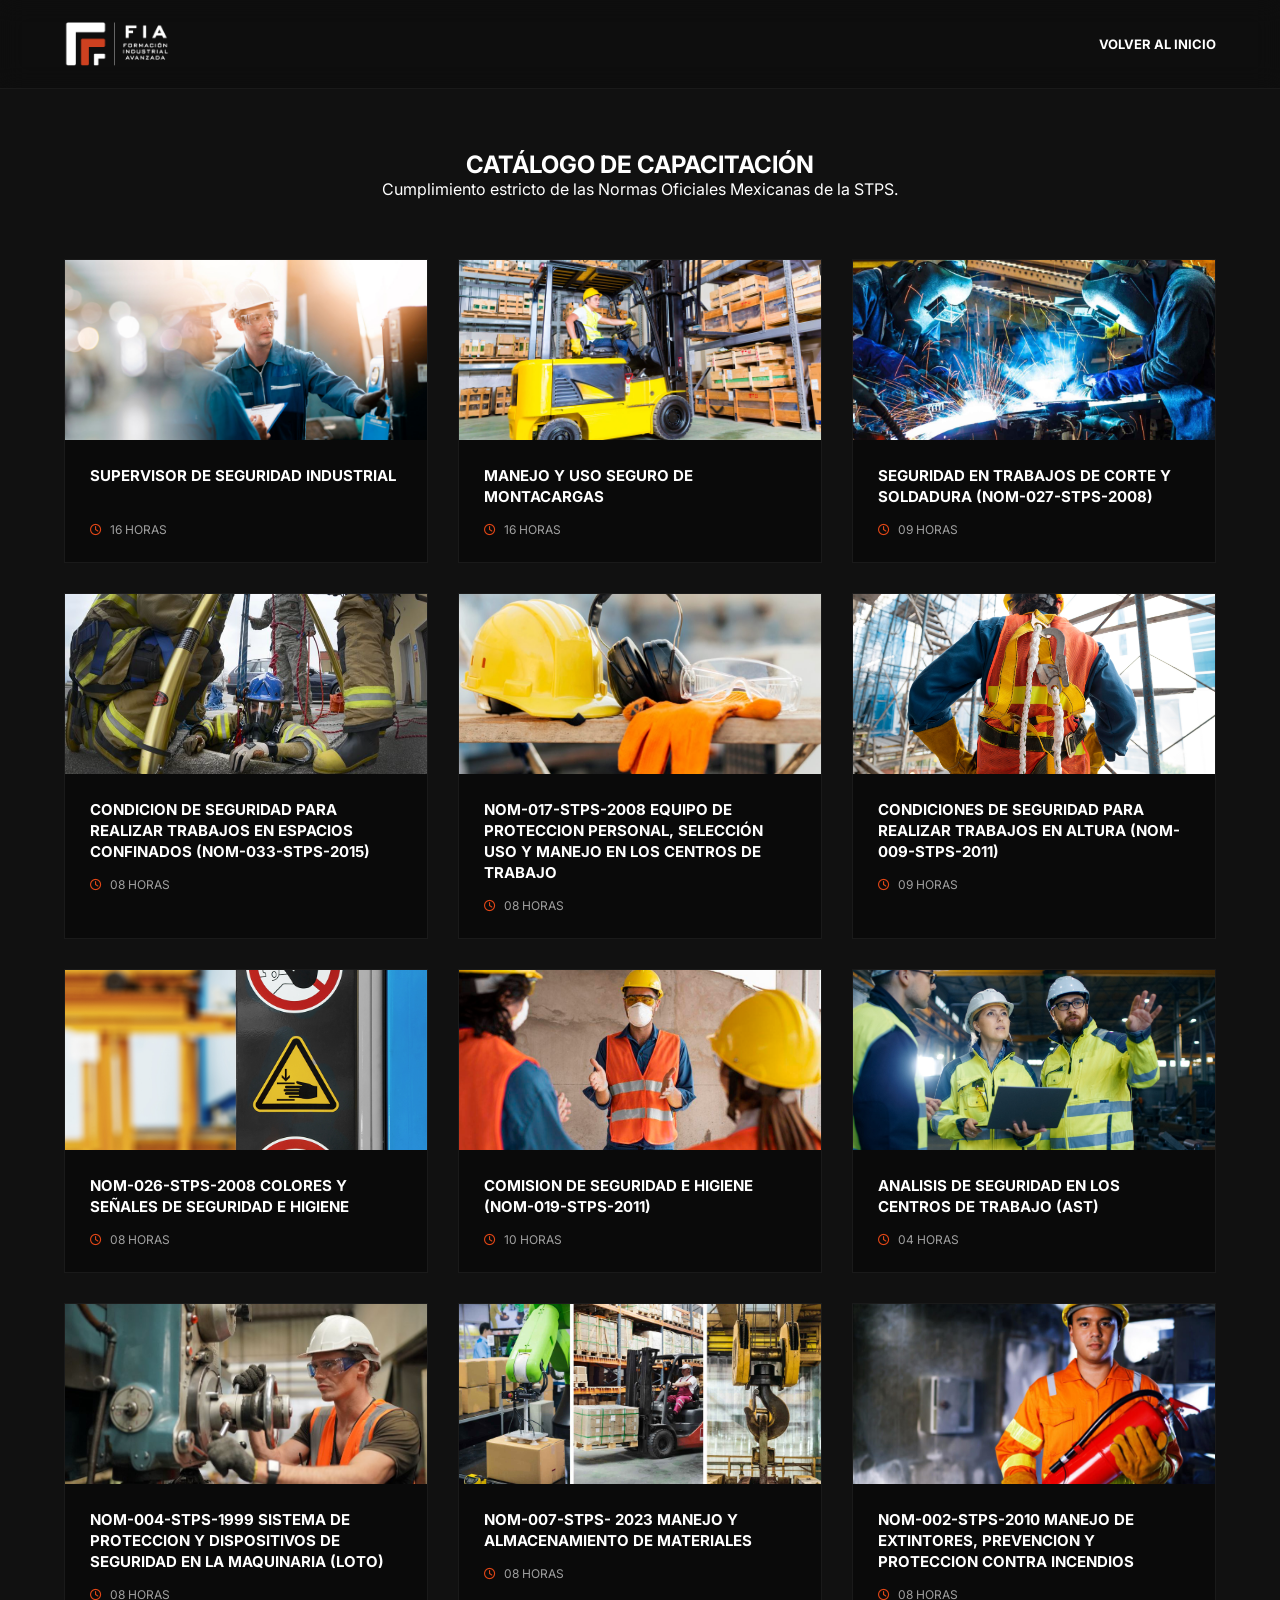
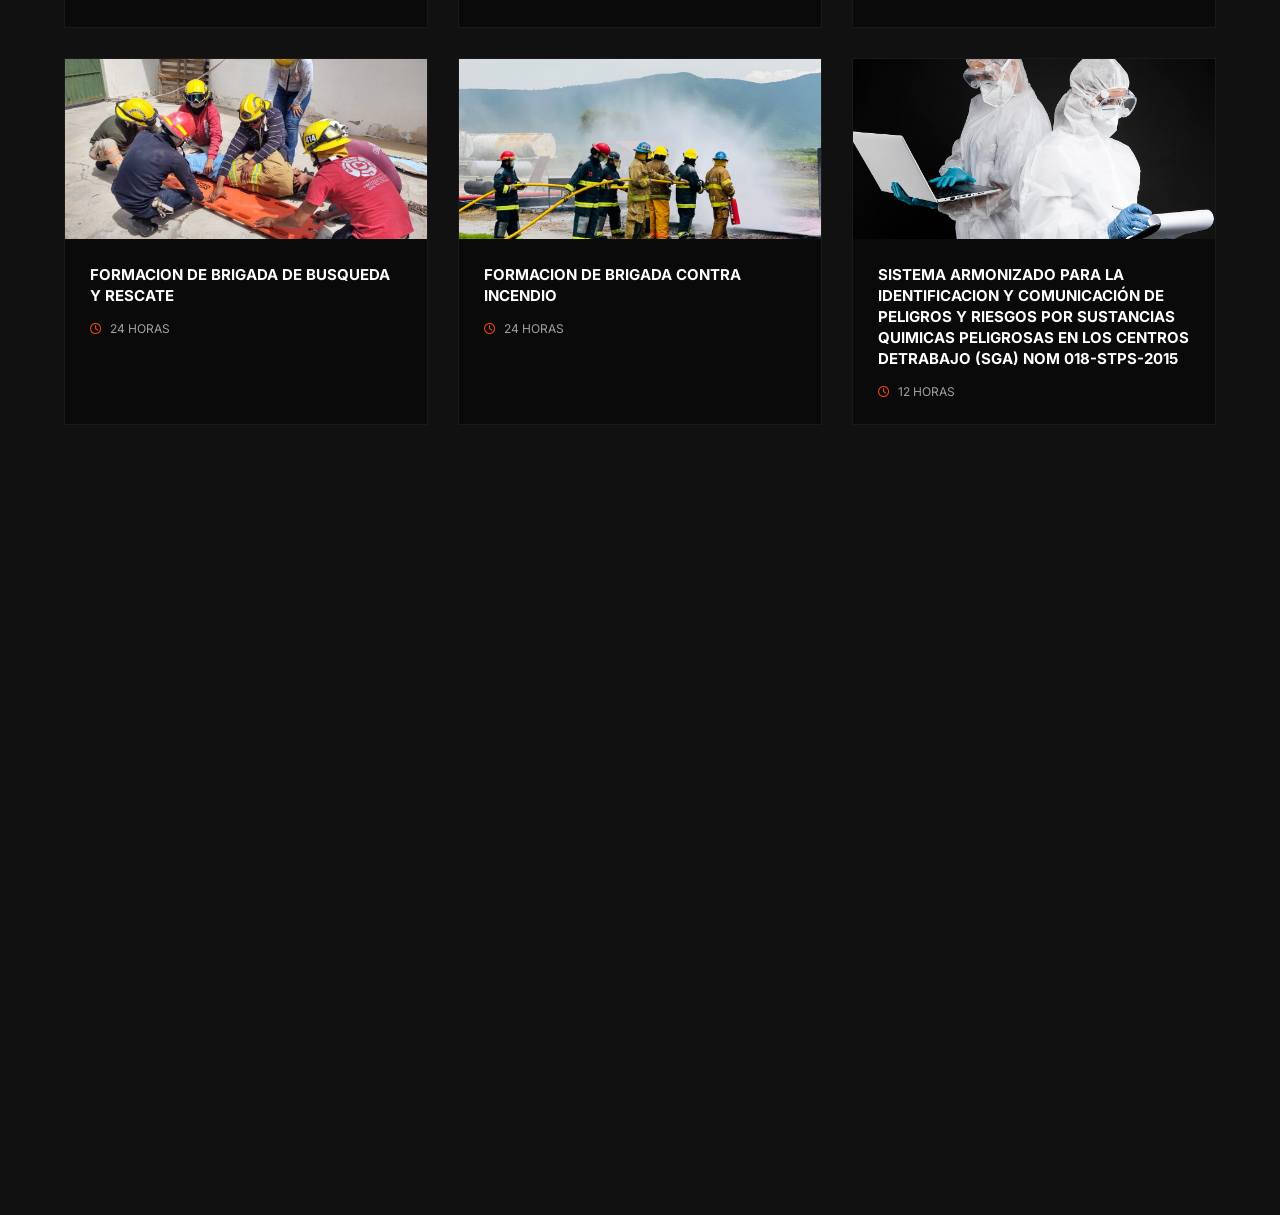
<file: cursos.html>
<!DOCTYPE html>
<html lang="es">
<head>
    <meta charset="UTF-8">
    <meta name="viewport" content="width=device-width, initial-scale=1.0">
    <title>Cursos - FIA</title>
    <link href="https://fonts.googleapis.com/css2?family=Inter:wght@400;700;900&display=swap" rel="stylesheet">
    <link rel="stylesheet" href="https://cdnjs.cloudflare.com/ajax/libs/font-awesome/6.4.0/css/all.min.css">
    <link rel="stylesheet" href="styles.css">
</head>
<body class="inner-page">
    <header id="main-header" class="scrolled">
        <div class="logo">
            <a href="index.html"><img src="Imagenes/Logo Fia Blanco.png" alt="Logo"></a>
        </div>
        <nav class="nav-pc">
            <a href="index.html">VOLVER AL INICIO</a>
        </nav>
    </header>
    <section class="full-catalog">
        <div class="catalog-header fade-in">
            <h1>CATÁLOGO DE CAPACITACIÓN</h1>
            <p>Cumplimiento estricto de las Normas Oficiales Mexicanas de la STPS.</p>
        </div>
        <div class="catalog-grid">
            <div class="cp-card slide-up"><img src="Imagenes/seguridad_industrial.jpg" alt="Curso"><div class="cp-body"><h3>SUPERVISOR DE SEGURIDAD INDUSTRIAL</h3><p><i class="far fa-clock"></i> 16 HORAS</p></div></div>
            <div class="cp-card slide-up"><img src="Imagenes/Manejo-Seguro-de-Montacargas.jpg" alt="Curso"><div class="cp-body"><h3>MANEJO Y USO SEGURO DE MONTACARGAS</h3><p><i class="far fa-clock"></i> 16 HORAS</p></div></div>
            <div class="cp-card slide-up"><img src="Imagenes/Corte_Soldadura.jpg" alt="Curso"><div class="cp-body"><h3>SEGURIDAD EN TRABAJOS DE CORTE Y SOLDADURA (NOM-027-STPS-2008)</h3><p><i class="far fa-clock"></i> 09 HORAS</p></div></div>
            <div class="cp-card slide-up"><img src="Imagenes/Espacios confinados.png" alt="Curso"><div class="cp-body"><h3>CONDICION DE SEGURIDAD PARA REALIZAR TRABAJOS EN ESPACIOS CONFINADOS (NOM-033-STPS-2015)</h3><p><i class="far fa-clock"></i> 08 HORAS</p></div></div>
            <div class="cp-card slide-up"><img src="Imagenes/Equipo_Personal.jpg" alt="Curso"><div class="cp-body"><h3>NOM-017-STPS-2008 EQUIPO DE PROTECCION PERSONAL, SELECCIÓN USO Y MANEJO EN LOS CENTROS DE TRABAJO</h3><p><i class="far fa-clock"></i> 08 HORAS</p></div></div>
            <div class="cp-card slide-up"><img src="Imagenes/Trabajos_Alturas.jpg" alt="Curso"><div class="cp-body"><h3>CONDICIONES DE SEGURIDAD PARA REALIZAR TRABAJOS EN ALTURA (NOM-009-STPS-2011)</h3><p><i class="far fa-clock"></i> 09 HORAS</p></div></div>
            <div class="cp-card slide-up"><img src="Imagenes/Señales.jpg" alt="Curso"><div class="cp-body"><h3>NOM-026-STPS-2008 COLORES Y SEÑALES DE SEGURIDAD E HIGIENE</h3><p><i class="far fa-clock"></i> 08 HORAS</p></div></div>
            <div class="cp-card slide-up"><img src="Imagenes/Seguridad_Higiene.jpg" alt="Curso"><div class="cp-body"><h3>COMISION DE SEGURIDAD E HIGIENE (NOM-019-STPS-2011)</h3><p><i class="far fa-clock"></i> 10 HORAS</p></div></div>
            <div class="cp-card slide-up"><img src="Imagenes/Analisis_Seguridad.jpg" alt="Curso"><div class="cp-body"><h3>ANALISIS DE SEGURIDAD EN LOS CENTROS DE TRABAJO (AST)</h3><p><i class="far fa-clock"></i> 04 HORAS</p></div></div>
            <div class="cp-card slide-up"><img src="Imagenes/Maquinas.jpg" alt="Curso"><div class="cp-body"><h3>NOM-004-STPS-1999 SISTEMA DE PROTECCION Y DISPOSITIVOS DE SEGURIDAD EN LA MAQUINARIA (LOTO)</h3><p><i class="far fa-clock"></i> 08 HORAS</p></div></div>
            <div class="cp-card slide-up"><img src="Imagenes/Manejo_Materiales.jpg" alt="Curso"><div class="cp-body"><h3>NOM-007-STPS- 2023 MANEJO Y ALMACENAMIENTO DE MATERIALES</h3><p><i class="far fa-clock"></i> 08 HORAS</p></div></div>
            <div class="cp-card slide-up"><img src="Imagenes/Extintores.jpg" alt="Curso"><div class="cp-body"><h3>NOM-002-STPS-2010 MANEJO DE EXTINTORES, PREVENCION Y PROTECCION CONTRA INCENDIOS</h3><p><i class="far fa-clock"></i> 08 HORAS</p></div></div>
            <div class="cp-card slide-up"><img src="Imagenes/Rescate.jpg" alt="Curso"><div class="cp-body"><h3>FORMACION DE BRIGADA DE BUSQUEDA Y RESCATE</h3><p><i class="far fa-clock"></i> 24 HORAS</p></div></div>
            <div class="cp-card slide-up"><img src="Imagenes/Incendios.jpeg" alt="Curso"><div class="cp-body"><h3>FORMACION DE BRIGADA CONTRA INCENDIO</h3><p><i class="far fa-clock"></i> 24 HORAS</p></div></div>
            <div class="cp-card slide-up"><img src="Imagenes/Quimicos.jpg" alt="Curso"><div class="cp-body"><h3>SISTEMA ARMONIZADO PARA LA IDENTIFICACION Y COMUNICACIÓN DE PELIGROS Y RIESGOS POR SUSTANCIAS QUIMICAS PELIGROSAS EN LOS CENTROS DETRABAJO (SGA) NOM 018-STPS-2015</h3><p><i class="far fa-clock"></i> 12 HORAS</p></div></div>
            <div class="cp-card slide-up"><img src="Imagenes/Mantenimiento-electrico.jpg" alt="Curso"><div class="cp-body"><h3>NOM-029-STPS-2011 MANTENIMIENTO DE INSTALACIONES ELECTRICAS EN LOS CENTROS DE TRABAJO</h3><p><i class="far fa-clock"></i> 08 HORAS</p></div></div>
            <div class="cp-card slide-up"><img src="Imagenes/Construcción.jpg" alt="Curso"><div class="cp-body"><h3>NOM-031-STPS-2011 CONSTRUCCION, CONDICIONES DE SEGURIDAD Y SALUD EN EL TRABAJO</h3><p><i class="far fa-clock"></i> 16 HORAS</p></div></div>
            <div class="cp-card slide-up"><img src="Imagenes/Psicologia.jpg" alt="Curso"><div class="cp-body"><h3>FACTORES DE RIESGO PSICOSOCIAL EN EL TRABAJO, IDENTIFICACION, ANALISIS Y PREVENCION (NOM-035STPS-2018)</h3><p><i class="far fa-clock"></i> 09 HORAS</p></div></div>
            <div class="cp-card slide-up"><img src="Imagenes/Riesgos_Laborales.jpg" alt="Curso"><div class="cp-body"><h3>IDENTIFICACION DE PELIGROS Y EVALUACION DE RIESGOS EN LOS CENTROS DE TRABAJO</h3><p><i class="far fa-clock"></i> 08 HORAS</p></div></div>
            <div class="cp-card slide-up"><img src="Imagenes/Manejo_Quimicos.jpg" alt="Curso"><div class="cp-body"><h3>NOM-005-STPS-1998 MANEJO, TRANSPORTE Y ALMACENAMIENTO DE SUSTANCIAS QUIMICAS PELIGROSAS</h3><p><i class="far fa-clock"></i> 08 HORAS</p></div></div>

        </div>
    </section>
    <script src="script.js"></script>
</body>
</html>
</file>
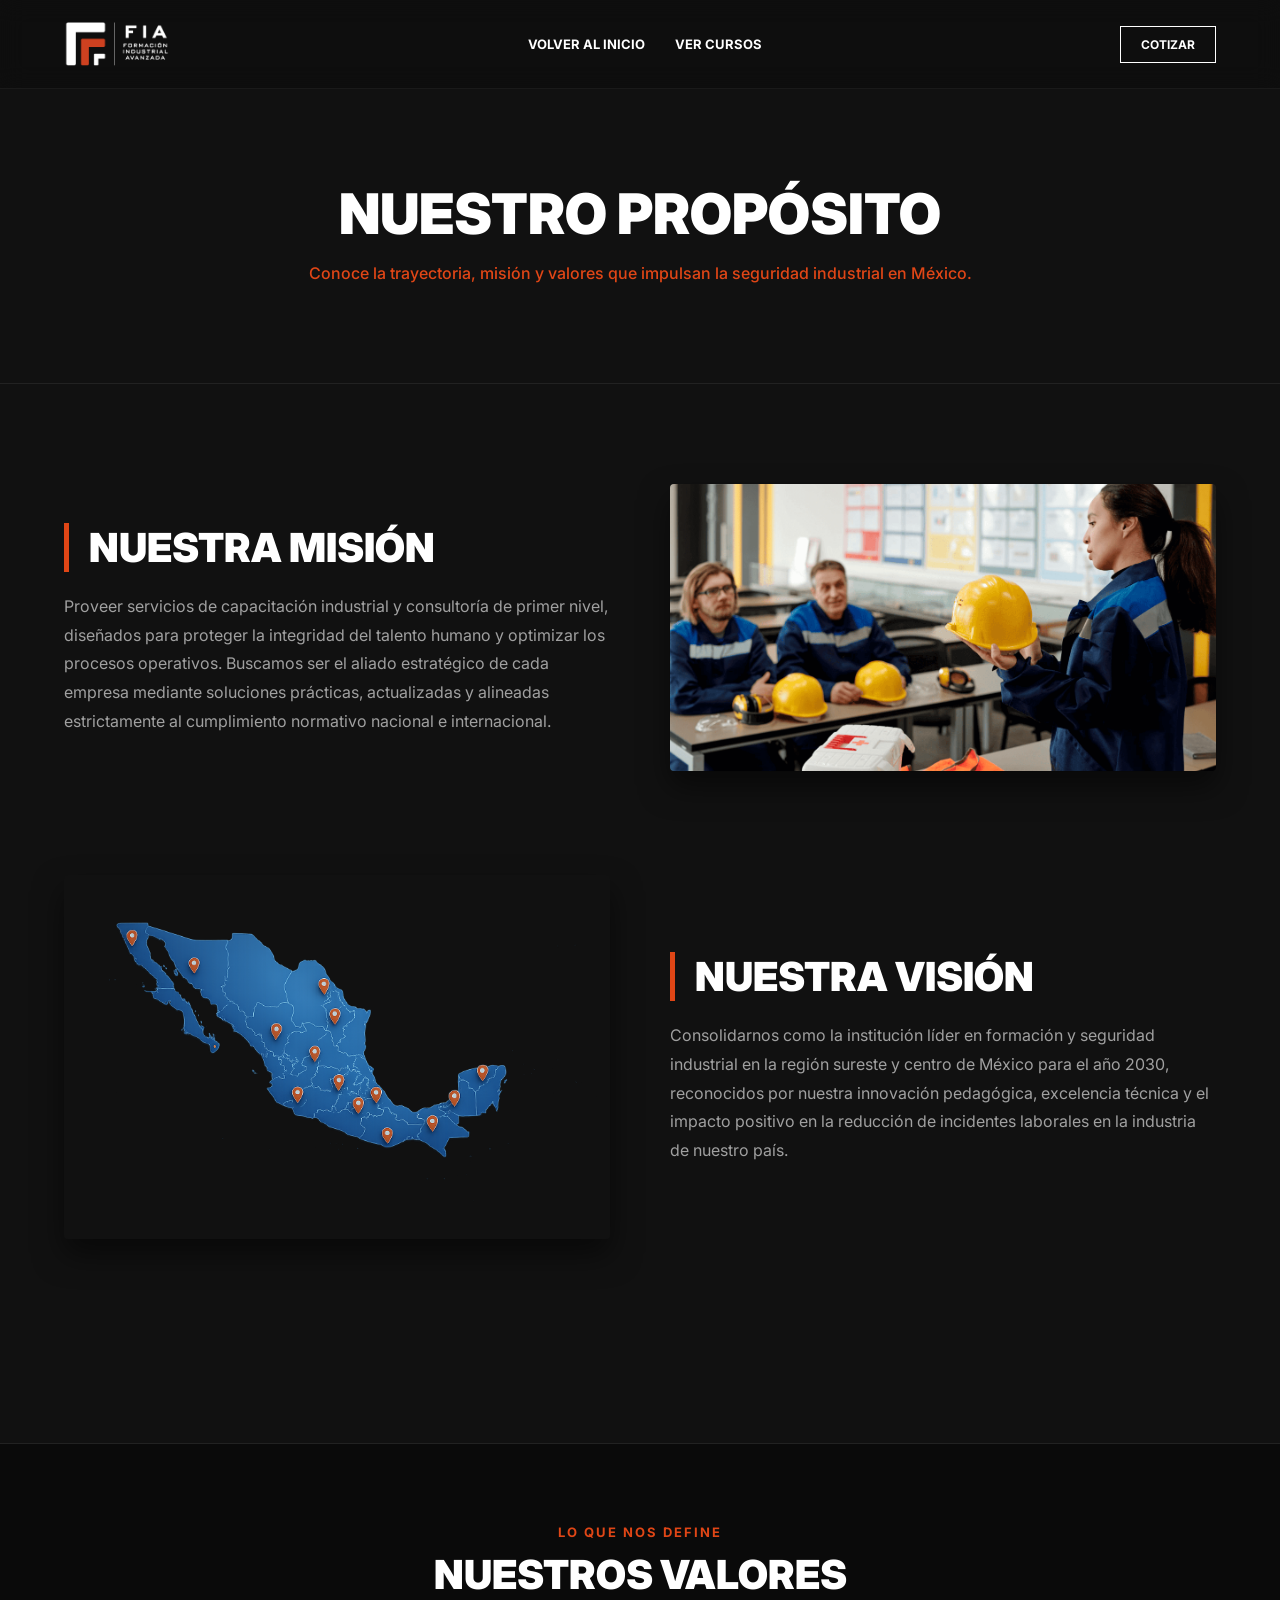
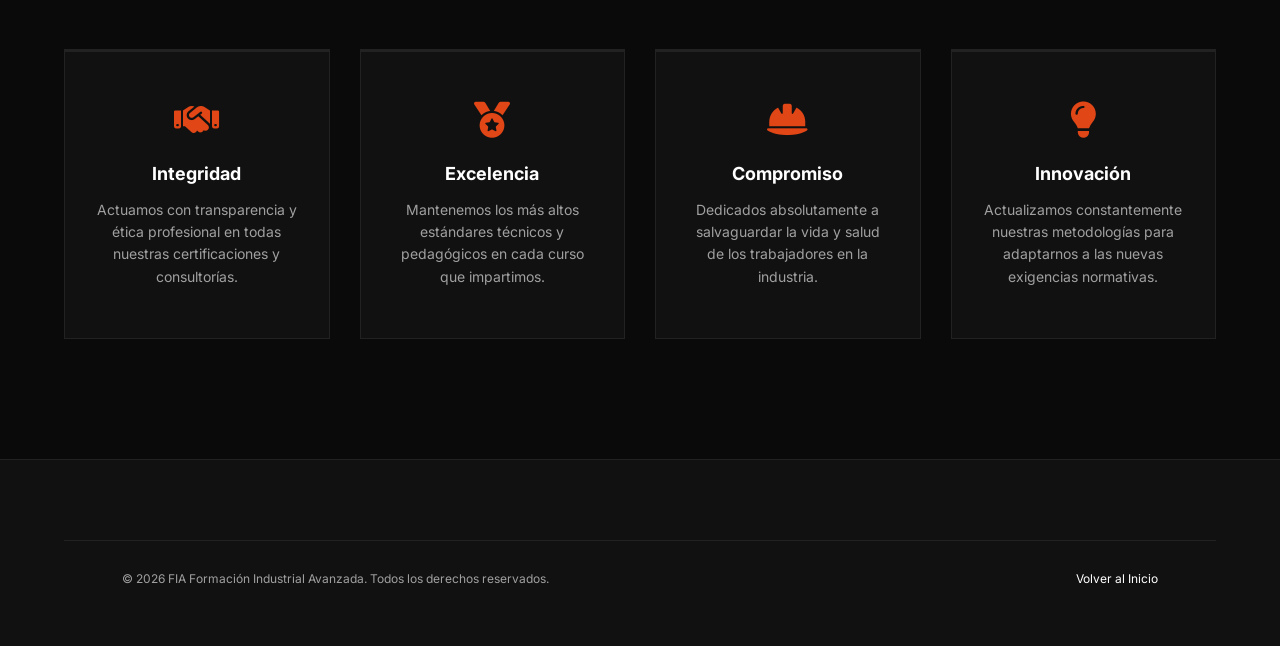
<file: nosotros-page.html>
<!DOCTYPE html>
<html lang="es">
<head>
    <meta charset="UTF-8">
    <meta name="viewport" content="width=device-width, initial-scale=1.0">
    <title>Nosotros - FIA Formación Industrial Avanzada</title>
    <link href="https://fonts.googleapis.com/css2?family=Inter:wght@300;400;500;700;900&display=swap" rel="stylesheet">
    <link rel="stylesheet" href="https://cdnjs.cloudflare.com/ajax/libs/font-awesome/6.4.0/css/all.min.css">
    <link rel="stylesheet" href="styles.css">
</head>
<body class="inner-page">

    <header id="main-header" class="scrolled">
        <div class="logo">
            <a href="index.html"><img src="Imagenes/Logo Fia Blanco.png" alt="Logo"></a>
        </div>
        <nav class="nav-pc">
            <a href="index.html">VOLVER AL INICIO</a>
            <a href="cursos.html">VER CURSOS</a>
        </nav>
        <div class="header-action">
            <a href="index.html#contacto" class="btn-outline-small">COTIZAR</a>
        </div>
    </header>

    <!-- INNER HERO -->
    <section class="inner-hero fade-in">
        <h1>NUESTRO PROPÓSITO</h1>
        <p>Conoce la trayectoria, misión y valores que impulsan la seguridad industrial en México.</p>
    </section>

    <!-- MISION Y VISION -->
    <section class="mv-section">
        <!-- Misión -->
        <div class="mv-row slide-up">
            <div class="mv-text">
                <h2>NUESTRA MISIÓN</h2>
                <p>Proveer servicios de capacitación industrial y consultoría de primer nivel, diseñados para proteger la integridad del talento humano y optimizar los procesos operativos. Buscamos ser el aliado estratégico de cada empresa mediante soluciones prácticas, actualizadas y alineadas estrictamente al cumplimiento normativo nacional e internacional.</p>
            </div>
            <div class="mv-img">
                <img src="Imagenes/Capacitacion.jpeg" alt="Misión FIA">
            </div>
        </div>

        <!-- Visión -->
        <div class="mv-row reverse slide-up">
            <div class="mv-text">
                <h2>NUESTRA VISIÓN</h2>
                <p>Consolidarnos como la institución líder en formación y seguridad industrial en la región sureste y centro de México para el año 2030, reconocidos por nuestra innovación pedagógica, excelencia técnica y el impacto positivo en la reducción de incidentes laborales en la industria de nuestro país.</p>
            </div>
            <div class="mv-img">
                <img src="Imagenes/Mexico.png" alt="Visión FIA">
            </div>
        </div>
    </section>

    <!-- VALORES CORPORATIVOS -->
    <section class="values-section">
        <div class="fade-in">
            <h4 style="color: var(--primary-orange); letter-spacing: 2px; font-size: 13px; margin-bottom: 10px;">LO QUE NOS DEFINE</h4>
            <h2 style="font-size: 2.5rem; font-weight: 900; margin-bottom: 20px;">NUESTROS VALORES</h2>
        </div>
        <div class="values-grid">
            <div class="v-box slide-up" style="transition-delay: 0.1s;">
                <i class="fas fa-handshake"></i>
                <h3>Integridad</h3>
                <p>Actuamos con transparencia y ética profesional en todas nuestras certificaciones y consultorías.</p>
            </div>
            <div class="v-box slide-up" style="transition-delay: 0.2s;">
                <i class="fas fa-medal"></i>
                <h3>Excelencia</h3>
                <p>Mantenemos los más altos estándares técnicos y pedagógicos en cada curso que impartimos.</p>
            </div>
            <div class="v-box slide-up" style="transition-delay: 0.3s;">
                <i class="fas fa-hard-hat"></i>
                <h3>Compromiso</h3>
                <p>Dedicados absolutamente a salvaguardar la vida y salud de los trabajadores en la industria.</p>
            </div>
            <div class="v-box slide-up" style="transition-delay: 0.4s;">
                <i class="fas fa-lightbulb"></i>
                <h3>Innovación</h3>
                <p>Actualizamos constantemente nuestras metodologías para adaptarnos a las nuevas exigencias normativas.</p>
            </div>
        </div>
    </section>
    

    <footer style="margin-top: 0; border-top: 1px solid #222;">
        <div class="f-bottom" style="padding: 30px 5%; display: flex; justify-content: space-between; flex-wrap: wrap;">
            <p>© 2026 FIA Formación Industrial Avanzada. Todos los derechos reservados.</p>
            <a href="index.html" style="color: white; text-decoration: none;">Volver al Inicio</a>
        </div>
    </footer>

    <script src="script.js"></script>
</body>
</html>
</file>
<file: styles.css>
:root {
    --primary-orange: #e04616;
    --bg-dark: #111111;
    --bg-darker: #0a0a0a;
    --text-white: #ffffff;
    --text-gray: #a0a0a0;
    --borders: #222222;
}

* { margin: 0; padding: 0; box-sizing: border-box; font-family: 'Inter', sans-serif; }
body { background-color: var(--bg-dark); color: var(--text-white); overflow-x: hidden; }

/* ANIMACIONES GLOBALES */
.fade-in { opacity: 0; transform: translateY(20px); transition: opacity 0.8s ease-out, transform 0.8s ease-out; }
.fade-in.visible { opacity: 1; transform: translateY(0); }
.slide-up { opacity: 0; transform: translateY(40px); transition: opacity 0.8s ease-out, transform 0.8s ease-out; }
.slide-up.visible { opacity: 1; transform: translateY(0); }

/* HEADER TRANSPARENTE ELEGANTE */
header { 
    display: flex; justify-content: space-between; align-items: center; 
    padding: 22px 5%; 
    background-color: rgba(10, 10, 10, 0.4);
    backdrop-filter: blur(12px);
    -webkit-backdrop-filter: blur(12px);
    position: fixed; 
    top: 0; width: 100%; z-index: 1000; 
    border-bottom: 1px solid rgba(255, 255, 255, 0.05);
    transition: all 0.4s ease;
}
header.scrolled {
    background-color: rgba(10, 10, 10, 0.95);
    box-shadow: 0 5px 20px rgba(0,0,0,0.5);
    padding: 15px 5%;
}
.logo img { height: 44px; display: block; border-radius: 4px; }
.nav-pc { display: flex; gap: 30px; }
.nav-pc a { color: var(--text-white); text-decoration: none; font-size: 13px; font-weight: 700; transition: color 0.3s ease; }
.nav-pc a:hover { color: var(--primary-orange); }
.btn-outline-small { border: 1px solid var(--text-white); padding: 10px 20px; color: var(--text-white); text-decoration: none; font-size: 12px; font-weight: 700; transition: all 0.3s; }
.btn-outline-small:hover { border-color: var(--primary-orange); color: var(--primary-orange); }
.menu-toggle { display: none; font-size: 22px; cursor: pointer; }

/* Social Icons - Header & Footer */
.header-action { display: flex; align-items: center; gap: 14px; }
.header-social { display: flex; align-items: center; gap: 6px; }
.footer-social  { display: flex; gap: 8px; margin-top: 18px; }
.social-icon {
    display: inline-flex; align-items: center; justify-content: center;
    width: 32px; height: 32px; border-radius: 50%;
    background: rgba(255,255,255,0.07);
    color: var(--text-white);
    font-size: 14px;
    text-decoration: none;
    transition: background 0.25s, color 0.25s, transform 0.2s;
    border: 1px solid rgba(255,255,255,0.1);
}
.social-icon:hover { background: var(--primary-orange); color: #fff; border-color: var(--primary-orange); transform: translateY(-2px); }

/* Sidebar */
.sidebar { position: fixed; top: 0; right: -320px; width: 320px; height: 100%; background-color: var(--bg-darker); z-index: 2000; padding: 30px; box-shadow: -10px 0 30px rgba(0,0,0,0.6); transition: right 0.4s ease; border-left: 1px solid var(--borders); }
.sidebar.active { right: 0; }
.sidebar-header { display: flex; justify-content: flex-end; }
.sidebar-header i { font-size: 26px; cursor: pointer; color: var(--primary-orange); }
.sidebar-nav { display: flex; flex-direction: column; gap: 25px; margin-top: 40px; }
.sidebar-nav a { color: var(--text-white); text-decoration: none; font-size: 16px; font-weight: 700; }

/* Hero Section */
.hero { min-height: 100vh; background-image: linear-gradient(rgba(17,17,17,0.7), rgba(17,17,17,0.85)), url('https://images.unsplash.com/photo-1504917595217-d4dc5ebe6122?auto=format&fit=crop&q=80'); background-size: cover; background-position: center; display: flex; align-items: center; padding: 0 5%; }
.hero-container { max-width: 850px; margin-top: 80px; }
.hero h4 { color: var(--primary-orange); letter-spacing: 2.5px; font-size: 13px; font-weight: 700; margin-bottom: 15px; }
.hero h1 { font-size: 4.5rem; font-weight: 900; line-height: 1.1; margin-bottom: 25px; letter-spacing: -1px; }
.highlight { color: var(--primary-orange); }
.hero p { color: var(--text-gray); font-size: 16px; max-width: 550px; line-height: 1.6; margin-bottom: 40px; }
.hero-btns { display: flex; gap: 20px; }
.btn-orange { background-color: var(--primary-orange); color: var(--text-white); padding: 15px 30px; text-decoration: none; font-weight: 700; font-size: 13px; border: none; cursor: pointer; transition: 0.3s; }
.btn-orange:hover { background-color: #be3910; transform: scale(1.05); }
.btn-outline { border: 1px solid var(--text-white); color: var(--text-white); padding: 15px 30px; text-decoration: none; font-weight: 700; font-size: 13px; transition: 0.3s; }
.btn-outline:hover { border-color: var(--primary-orange); color: var(--primary-orange); }

/* HERO SLIDER */
.hero-slider { position: relative; width: 100%; height: 100vh; height: 100dvh; overflow: hidden; }
.hero-slider .slide {
    position: absolute; top: 0; left: 0; width: 100%; height: 100%;
    background-size: cover; background-position: center; display: flex; align-items: center; padding: 0 5%;
    opacity: 0; transition: opacity 1s ease-in-out; z-index: 1;
}
.hero-slider .slide.active { opacity: 1; z-index: 2; }
.hero-container { max-width: 850px; margin-top: 80px; }
.hero-container h4 { color: var(--primary-orange); letter-spacing: 2.5px; font-size: 13px; font-weight: 700; margin-bottom: 15px; }
.hero-container h1 { font-size: 4.5rem; font-weight: 900; line-height: 1.1; margin-bottom: 25px; letter-spacing: -1px; }
.highlight { color: var(--primary-orange); }
.hero-container p { color: var(--text-gray); font-size: 16px; max-width: 550px; line-height: 1.6; margin-bottom: 40px; }
.hero-btns { display: flex; gap: 20px; }
.btn-orange { background-color: var(--primary-orange); color: var(--text-white); padding: 15px 30px; text-decoration: none; font-weight: 700; font-size: 13px; border: none; cursor: pointer; transition: 0.3s; }
.btn-orange:hover { background-color: #be3910; transform: scale(1.05); }
.btn-outline { border: 1px solid var(--text-white); color: var(--text-white); padding: 15px 30px; text-decoration: none; font-weight: 700; font-size: 13px; transition: 0.3s; }
.btn-outline:hover { border-color: var(--primary-orange); color: var(--primary-orange); }

.slider-dots { position: absolute; bottom: 40px; left: 50%; transform: translateX(-50%); display: flex; gap: 15px; z-index: 10; }
.slider-dots .dot { width: 12px; height: 12px; background-color: rgba(255,255,255,0.4); border-radius: 50%; cursor: pointer; transition: 0.3s; }
.slider-dots .dot.active { background-color: var(--primary-orange); transform: scale(1.3); }

/* Services Grid */
.services-grid { display: grid; grid-template-columns: repeat(auto-fit, minmax(250px, 1fr)); background-color: var(--borders); gap: 1px; }
.s-card { background-color: var(--bg-darker); padding: 60px 40px; text-align: center; border-top: 3px solid var(--primary-orange); transition: 0.3s; }
.s-card:hover { background-color: #151515; transform: translateY(-10px); }
.s-card i { font-size: 36px; color: var(--primary-orange); margin-bottom: 20px; }
.s-card h3 { font-size: 14px; font-weight: 700; margin-bottom: 12px; }
.s-card p { color: var(--text-gray); font-size: 13px; line-height: 1.5; margin-bottom: 25px; }
.view-more { color: var(--text-white); text-decoration: none; font-size: 11px; font-weight: 700; letter-spacing: 1px; transition: 0.3s; }
.s-card:hover .view-more { color: var(--primary-orange); }

/* About Section */
.about { padding: 100px 5%; }
.about-container { display: grid; grid-template-columns: 1fr 1fr; gap: 80px; align-items: center; }
.about-img { position: relative; }
.about-img img { width: 100%; display: block; filter: grayscale(30%); }
.stats-box { position: absolute; bottom: -30px; right: -20px; background-color: var(--bg-darker); border: 1px solid var(--primary-orange); padding: 30px 45px; display: flex; gap: 40px; box-shadow: 0 15px 40px rgba(0,0,0,0.5); }
.stat { text-align: center; }
.stat span { font-size: 32px; font-weight: 900; color: var(--primary-orange); display: block; }
.stat p { font-size: 10px; font-weight: 700; color: var(--text-white); margin-top: 5px; }
.about-content h4 { color: var(--primary-orange); font-size: 13px; letter-spacing: 2px; margin-bottom: 10px; }
.about-content h2 { font-size: 2.3rem; font-weight: 900; line-height: 1.2; margin-bottom: 25px; }
.about-content p { color: var(--text-gray); font-size: 15px; line-height: 1.6; margin-bottom: 35px; }
.btn-orange-small { background-color: var(--primary-orange); color: var(--text-white); padding: 12px 24px; text-decoration: none; font-weight: 700; font-size: 12px; display: inline-block; }

/* NUEVO: POR QUÉ ELEGIR FIA */
.why-us { padding: 80px 5%; background-color: var(--bg-darker); border-top: 1px solid var(--borders); }
.why-header { text-align: center; margin-bottom: 50px; }
.why-header h4 { color: var(--primary-orange); font-size: 13px; letter-spacing: 2px; margin-bottom: 10px; }
.why-header h2 { font-size: 2.3rem; font-weight: 900; margin-bottom: 15px; }
.why-header p { color: var(--text-gray); max-width: 600px; margin: 0 auto; }
.why-grid { display: grid; grid-template-columns: repeat(auto-fit, minmax(280px, 1fr)); gap: 30px; }
.w-card { background: var(--bg-dark); padding: 40px; border-radius: 8px; text-align: center; border: 1px solid var(--borders); transition: 0.3s; }
.w-card:hover { border-color: var(--primary-orange); transform: translateY(-5px); box-shadow: 0 10px 20px rgba(0,0,0,0.5); }
.w-card i { font-size: 40px; color: var(--primary-orange); margin-bottom: 20px; }
.w-card h3 { margin-bottom: 15px; font-size: 18px; }
.w-card p { color: var(--text-gray); font-size: 14px; line-height: 1.6; }

/* CARRUSEL INFINITO DE EMPRESAS */
.partners { padding: 60px 0; text-align: center; border-top: 1px solid var(--borders); background-color: var(--bg-darker); overflow: hidden; }
.partners p { font-size: 11px; color: var(--text-gray); letter-spacing: 1.5px; margin-bottom: 40px; }
.slider-container { width: 100%; overflow: hidden; position: relative; white-space: nowrap; }
.slider-container::before, .slider-container::after { content: ""; position: absolute; top: 0; width: 150px; height: 100%; z-index: 2; }
.slider-container::before { left: 0; background: linear-gradient(to right, var(--bg-darker) 0%, transparent 100%); }
.slider-container::after { right: 0; background: linear-gradient(to left, var(--bg-darker) 0%, transparent 100%); }

.slider-track {
    display: inline-flex;
    gap: 60px;
    align-items: center;
    animation: scroll 25s linear infinite;
}
.slider-track img { max-height: 45px; filter: grayscale(1) brightness(0.7); transition: 0.3s; }
.slider-track img:hover { filter: grayscale(0) brightness(1); transform: scale(1.1); }

@keyframes scroll {
    0% { transform: translateX(0); }
    100% { transform: translateX(calc(-250px * 6)); }
}

/* Course Cards Preview */
.course-preview { padding: 100px 5%; }
.cp-header { display: flex; justify-content: space-between; align-items: flex-end; margin-bottom: 50px; }
.cp-header h4 { color: var(--primary-orange); font-size: 13px; letter-spacing: 2px; margin-bottom: 10px; }
.cp-header h2 { font-size: 2.3rem; font-weight: 900; line-height: 1.2; }
.cp-grid { display: grid; grid-template-columns: repeat(auto-fit, minmax(260px, 1fr)); gap: 30px; }
.cp-card { background-color: var(--bg-darker); position: relative; border: 1px solid #1a1a1a; transition: 0.3s; overflow: hidden; }
.cp-card:hover { transform: translateY(-5px); border-color: var(--primary-orange); }
.cp-card img { width: 100%; height: 180px; object-fit: cover; display: block; transition: 0.5s; }
.cp-card:hover img { transform: scale(1.05); }
.badge { position: absolute; top: 15px; left: 15px; background-color: var(--primary-orange); color: var(--text-white); font-size: 10px; font-weight: 900; padding: 4px 8px; z-index: 2; }
.cp-body { padding: 25px; position: relative; z-index: 2; background: var(--bg-darker); }
.cp-body h3 { font-size: 15px; font-weight: 700; line-height: 1.4; margin-bottom: 15px; min-height: 42px; }
.cp-body p { color: var(--text-gray); font-size: 12px; }
.cp-body p i { color: var(--primary-orange); margin-right: 5px; }


/* PAGINAS INTERNAS (NOSOTROS) */
.inner-hero { padding: 180px 5% 100px 5%; background: linear-gradient(rgba(17,17,17,0.8), rgba(17,17,17,0.95)), url('https://images.unsplash.com/photo-1541888946425-d81bb19240f5?auto=format&fit=crop&q=80'); background-size: cover; background-position: center; text-align: center; border-bottom: 1px solid var(--borders); }
.inner-hero h1 { font-size: 3.5rem; font-weight: 900; margin-bottom: 15px; }
.inner-hero p { color: var(--primary-orange); font-size: 16px; font-weight: 500; }
.mv-section { padding: 100px 5%; }
.mv-row { display: grid; grid-template-columns: 1fr 1fr; gap: 60px; align-items: center; margin-bottom: 100px; }
.mv-row.reverse { direction: rtl; }
.mv-row.reverse .mv-text { direction: ltr; }
.mv-text h2 { font-size: 2.5rem; font-weight: 900; margin-bottom: 20px; border-left: 5px solid var(--primary-orange); padding-left: 20px; }
.mv-text p { color: var(--text-gray); line-height: 1.8; font-size: 16px; }
.mv-img img { width: 100%; border-radius: 4px; box-shadow: 0 15px 30px rgba(0,0,0,0.5); }

.values-section { padding: 80px 5% 120px 5%; background-color: var(--bg-darker); text-align: center; border-top: 1px solid var(--borders); }
.values-grid { display: grid; grid-template-columns: repeat(auto-fit, minmax(220px, 1fr)); gap: 30px; margin-top: 50px; }
.v-box { background-color: var(--bg-dark); padding: 50px 30px; border: 1px solid var(--borders); border-top: 3px solid var(--borders); transition: 0.3s; }
.v-box:hover { border-top-color: var(--primary-orange); transform: translateY(-5px); box-shadow: 0 15px 30px rgba(0,0,0,0.4); }
.v-box i { font-size: 36px; color: var(--primary-orange); margin-bottom: 25px; }
.v-box h3 { margin-bottom: 15px; font-size: 18px; }
.v-box p { color: var(--text-gray); font-size: 14px; line-height: 1.6; }

/* -------------------------------------
   CONTACT AREA & MAP (ARREGLADO)
--------------------------------------- */
.contact-area { 
    display: grid; 
    grid-template-columns: 1fr 1fr; 
    border-top: 1px solid var(--borders); 
    align-items: stretch; /* Asegura que ambos lados midan lo mismo */
}

/* El contenedor del mapa DEBE tener position: relative para que el iframe no se desborde */
.map-box { 
    width: 100%; 
    height: 100%; 
    min-height: 550px; 
    position: relative; 
    background-color: #1a1a1a; /* Color de fondo por si tarda en cargar */
    overflow: hidden;
}

/* El iframe se vuelve absoluto para llenar exactamente la caja sin afectar el Grid */
.map-box iframe { 
    position: absolute;
    top: 0;
    left: 0;
    width: 100%; 
    height: 100%; 
    border: 0; 
    filter: grayscale(1) invert(92%) contrast(90%); 
}

.form-box { padding: 80px 10%; background-color: var(--bg-darker); }
.form-box h2 { font-size: 2rem; font-weight: 900; margin-bottom: 10px; }
.form-box input, .form-box textarea { width: 100%; padding: 16px; background-color: var(--bg-dark); border: 1px solid var(--borders); color: white; font-size: 14px; margin-bottom: 15px; transition: 0.3s; }
.form-box input:focus, .form-box textarea:focus { outline: none; border-color: var(--primary-orange); }
.btn-orange-full { width: 100%; background-color: var(--primary-orange); color: white; border: none; padding: 16px; font-weight: 700; font-size: 14px; cursor: pointer; transition: 0.3s; }
.btn-orange-full:hover { background-color: #be3910; }
.alert-success { display: none; background-color: #1b5e20; color: #e8f5e9; padding: 15px; margin-top: 20px; font-size: 14px; border-left: 4px solid #4caf50; }

/* WhatsApp Floating */
.whatsapp-float { position: fixed; bottom: 30px; right: 30px; background-color: #25d366; color: white; width: 60px; height: 60px; border-radius: 50%; display: flex; justify-content: center; align-items: center; font-size: 32px; box-shadow: 0 4px 12px rgba(0,0,0,0.4); z-index: 1500; transition: 0.3s; }
.whatsapp-float:hover { transform: scale(1.1); }

/* Footer */
footer { background-color: var(--bg-dark); border-top: 1px solid var(--borders); padding: 80px 5% 30px 5%; }
.f-container { display: grid; grid-template-columns: 2fr 1fr 1fr; gap: 60px; margin-bottom: 60px; }
.f-brand img { height: 44px; }
.f-nav h4, .f-contact h4 { font-size: 13px; font-weight: 700; margin-bottom: 25px; color: var(--text-white); }
.f-nav { display: flex; flex-direction: column; gap: 12px; }
.f-nav a { color: var(--text-gray); text-decoration: none; font-size: 13px; transition: 0.3s; }
.f-nav a:hover { color: var(--primary-orange); }
.f-contact p { color: var(--text-gray); font-size: 13px; margin-bottom: 12px; }
.f-contact p i { color: var(--primary-orange); margin-right: 8px; }
.f-bottom { border-top: 1px solid var(--borders); padding-top: 30px; display: flex; justify-content: space-between; font-size: 12px; color: var(--text-gray); }

/* Catalog Specific */
.full-catalog { padding: 150px 5% 80px 5%; }
.catalog-header { text-align: center; max-width: 700px; margin: 0 auto 60px auto; }
.catalog-grid { display: grid; grid-template-columns: repeat(auto-fit, minmax(280px, 1fr)); gap: 30px; }

/* Responsive */
@media (max-width: 992px) {
    .nav-pc, .header-action { display: none; }
    .menu-toggle { display: block; }
    .hero h1 { font-size: 3rem; }
    .about-container, .contact-area, .f-container { grid-template-columns: 1fr; gap: 40px; }

    /* Hero slider móvil */
    .hero-slider { height: 100svh; height: 100dvh; }
    .hero-slider .slide { padding: 80px 6% 90px 6%; align-items: center; overflow: hidden; }
    .hero-container { margin-top: 0; width: 100%; max-width: 100%; }
    .hero-container h1 { font-size: clamp(1.6rem, 7vw, 2.2rem); line-height: 1.1; letter-spacing: -0.5px; margin-bottom: 16px; word-break: break-word; }
    .hero-container h4 { font-size: 11px; letter-spacing: 1.5px; margin-bottom: 10px; }
    .hero-container p { font-size: 13px; margin-bottom: 24px; max-width: 100%; line-height: 1.5; }
    .hero-btns { flex-direction: column; gap: 10px; }
    .hero-btns .btn-orange,
    .hero-btns .btn-outline { text-align: center; padding: 13px 18px; font-size: 12px; }
    .slider-dots { bottom: 18px; }
}
</file>
